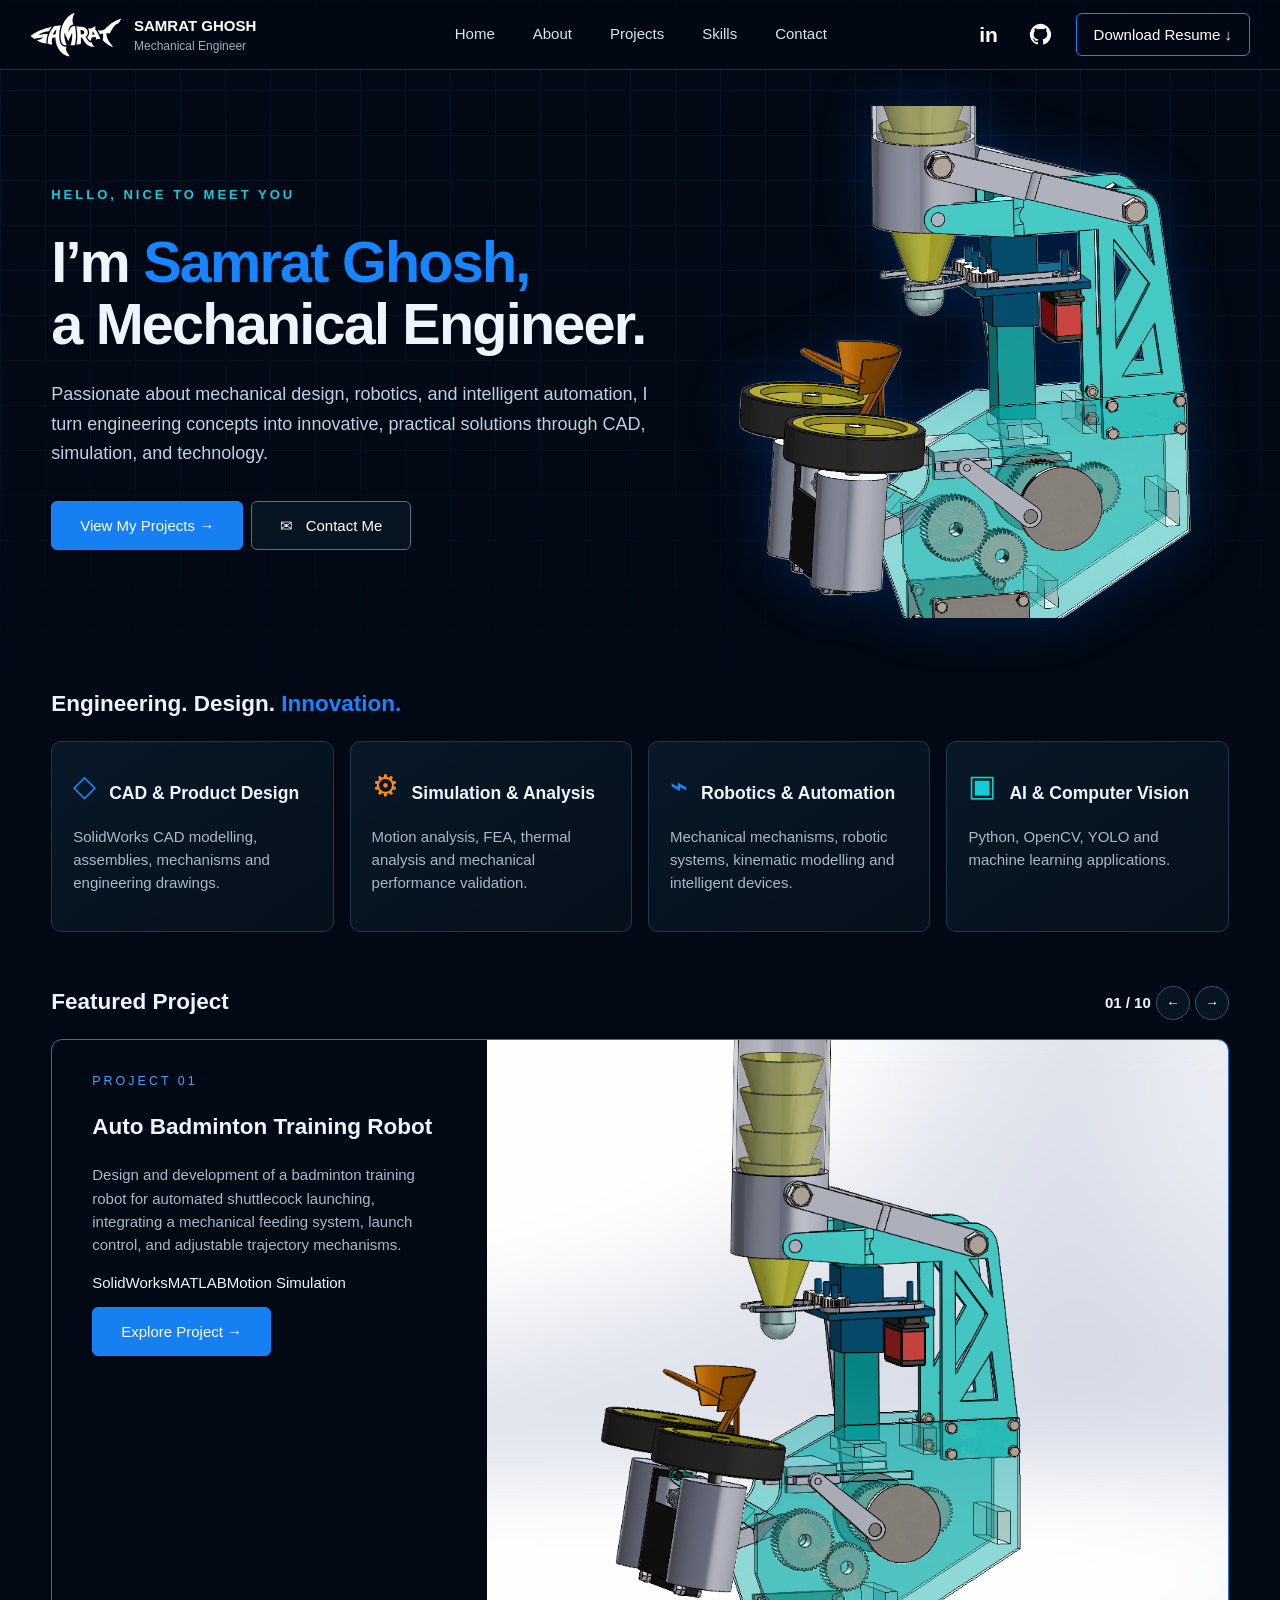
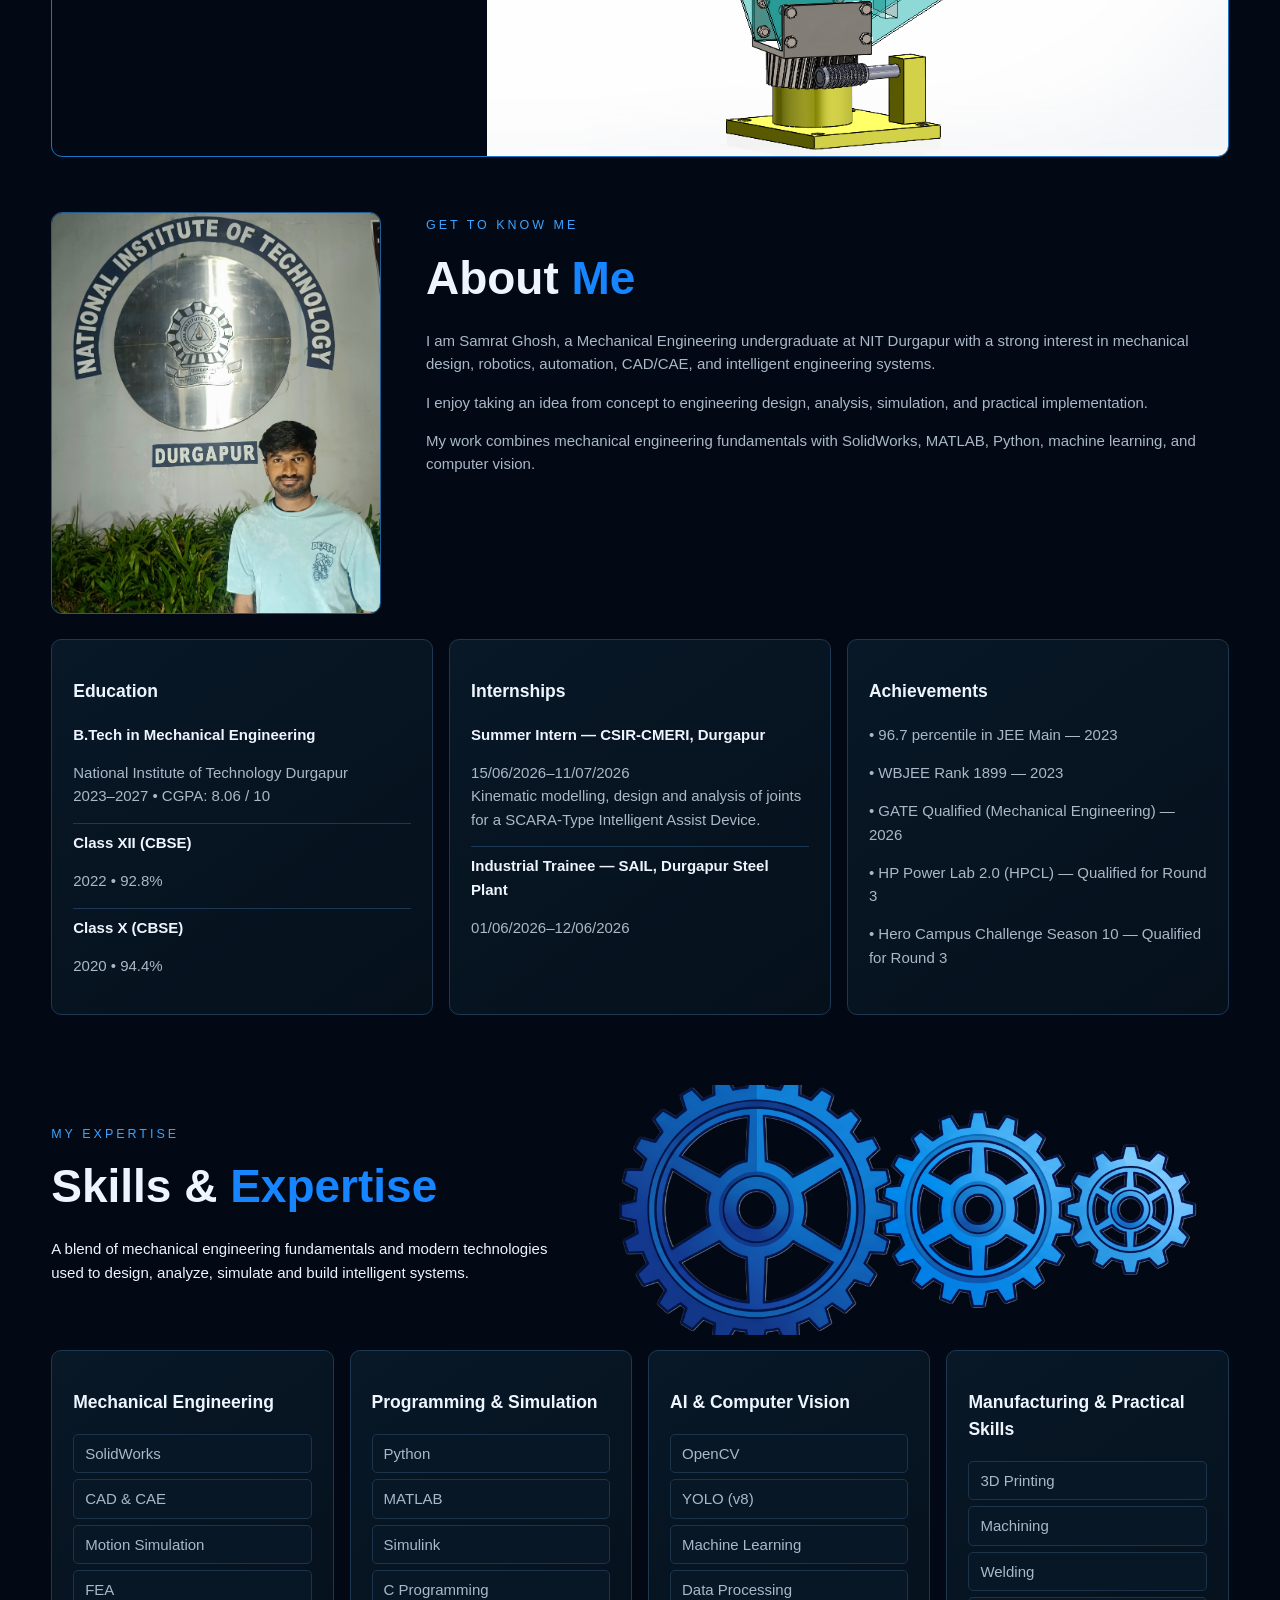
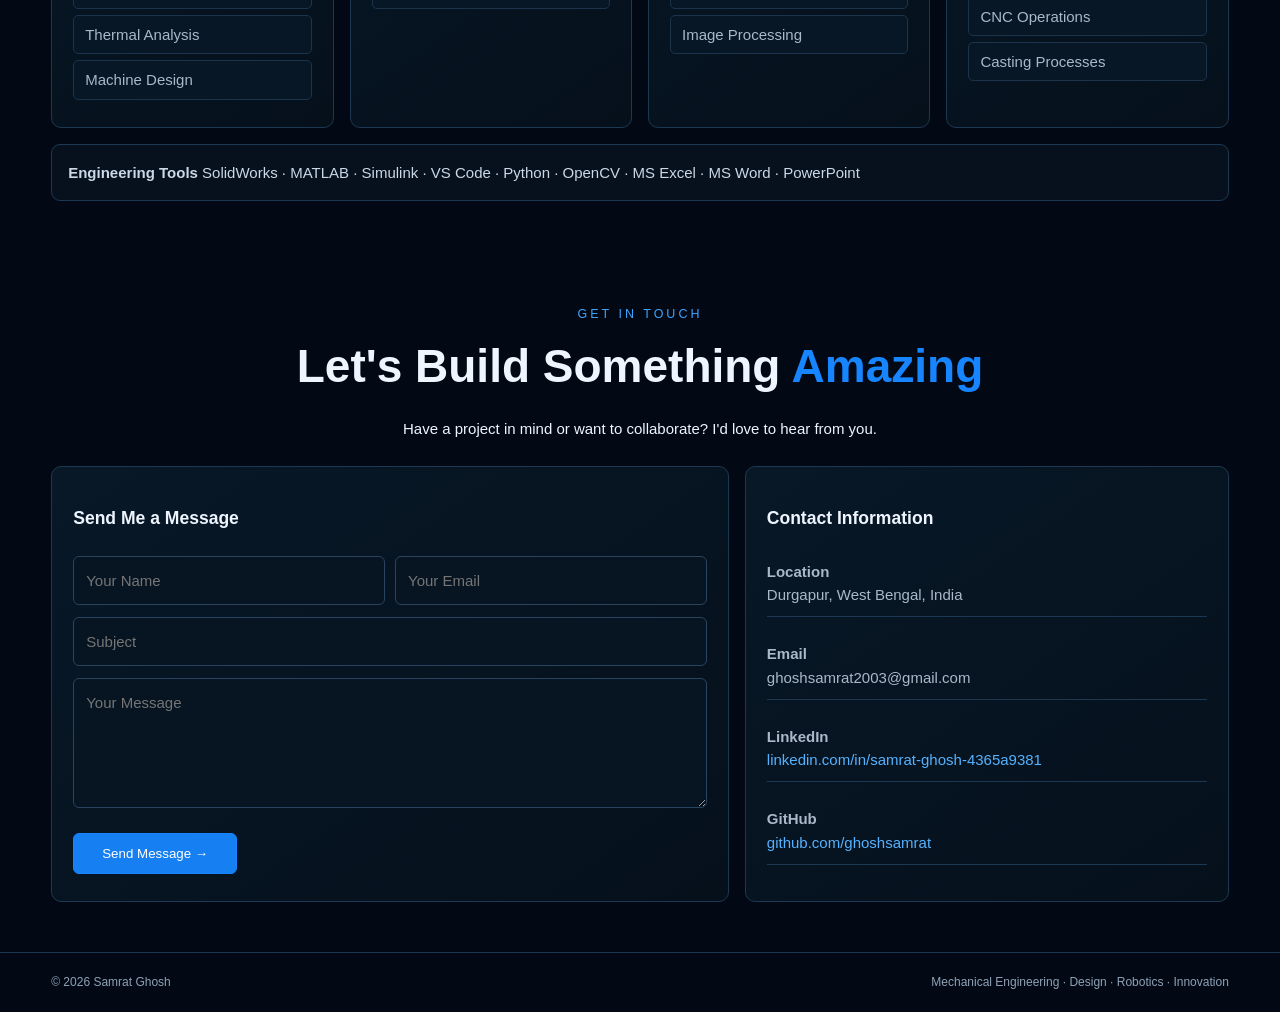
<file: index.html>
<!doctype html><html><head><meta charset="utf-8"><meta name="viewport" content="width=device-width,initial-scale=1"><title>Samrat Ghosh | Mechanical Engineer</title><link rel="stylesheet" href="style.css"></head><body>
<header><a class="brand" href="#home"><img class="site-logo" src="assets/samrat-logo.svg" alt="Samrat logo"><span>SAMRAT GHOSH<small>Mechanical Engineer</small></span></a><button class="menu">☰</button><nav><a href="#home">Home</a><a href="#about">About</a><a href="projects.html">Projects</a><a href="#skills">Skills</a><a href="#contact">Contact</a></nav><div class="social"><a class="social-link linkedin" href="https://www.linkedin.com/in/samrat-ghosh-4365a9381" target="_blank" rel="noopener noreferrer" aria-label="LinkedIn profile" title="LinkedIn">in</a><a class="social-link github" href="https://github.com/ghoshsamrat" target="_blank" rel="noopener noreferrer" aria-label="GitHub profile" title="GitHub"><svg viewBox="0 0 24 24" aria-hidden="true"><path fill="currentColor" d="M12 .9a11.1 11.1 0 0 0-3.51 21.63c.55.1.76-.24.76-.54v-2.1c-3.1.68-3.76-1.32-3.76-1.32-.5-1.28-1.23-1.62-1.23-1.62-1.01-.69.08-.68.08-.68 1.12.08 1.71 1.15 1.71 1.15.99 1.7 2.6 1.21 3.23.93.1-.72.39-1.21.7-1.49-2.47-.28-5.07-1.24-5.07-5.51 0-1.22.44-2.22 1.15-3-.12-.28-.5-1.42.11-2.96 0 0 .94-.3 3.05 1.15a10.6 10.6 0 0 1 5.55 0c2.11-1.45 3.05-1.15 3.05-1.15.61 1.54.23 2.68.11 2.96.72.78 1.15 1.78 1.15 3 0 4.28-2.61 5.23-5.1 5.5.4.35.75 1.02.75 2.06v3.08c0 .3.2.65.77.54A11.1 11.1 0 0 0 12 .9Z"/></svg></a><a class="resume" href="assets/resume.pdf" target="_blank" rel="noopener noreferrer">Download Resume ↓</a></div></header>
<main>
<section class="hero wrap" id="home"><div class="hero-copy"><small class="hero-eyebrow">HELLO, NICE TO MEET YOU</small><h1>I’m <em>Samrat Ghosh,</em><br>a Mechanical Engineer.</h1><p>Passionate about mechanical design, robotics, and intelligent automation, I turn engineering concepts into innovative, practical solutions through CAD, simulation, and technology.</p><a class="btn" href="projects.html">View My Projects →</a><a class="btn ghost" href="#contact">✉ &nbsp; Contact Me</a></div><img class="hero-machine" src="assets/shuttlecock-launcher.png" alt="CAD model of my shuttlecock launching machine"></section>
<section class="wrap"><h2 class="title">Engineering. Design. <em>Innovation.</em></h2><div class="cards four"><article><i>◇</i><h3>CAD & Product Design</h3><p>SolidWorks CAD modelling, assemblies, mechanisms and engineering drawings.</p></article><article><i class="orange">⚙</i><h3>Simulation & Analysis</h3><p>Motion analysis, FEA, thermal analysis and mechanical performance validation.</p></article><article><i>⌁</i><h3>Robotics & Automation</h3><p>Mechanical mechanisms, robotic systems, kinematic modelling and intelligent devices.</p></article><article><i class="cyan">▣</i><h3>AI & Computer Vision</h3><p>Python, OpenCV, YOLO and machine learning applications.</p></article></div></section>
<section class="wrap featured"><div class="sectionbar"><h2>Featured Project</h2><span><b id="fc">01 / 05</b><button id="prev">←</button><button id="next">→</button></span></div><div class="feature"><div class="featuretext"><small id="fn">PROJECT 01</small><h2 id="ft">Auto Badminton Training Robot</h2><p id="fd"></p><div id="tags"></div><a id="fl" class="btn" href="project.html?id=badminton">Explore Project →</a></div><img id="fi" src="assets/projects/1.jpg"></div></section>
<section class="wrap about" id="about"><img src="assets/profile.jpg"><div><small>GET TO KNOW ME</small><h2>About <em>Me</em></h2><p>I am Samrat Ghosh, a Mechanical Engineering undergraduate at NIT Durgapur with a strong interest in mechanical design, robotics, automation, CAD/CAE, and intelligent engineering systems.</p><p>I enjoy taking an idea from concept to engineering design, analysis, simulation, and practical implementation.</p><p>My work combines mechanical engineering fundamentals with SolidWorks, MATLAB, Python, machine learning, and computer vision.</p></div></section>
<section class="wrap cards three"><article><h3>Education</h3><b>B.Tech in Mechanical Engineering</b><p>National Institute of Technology Durgapur<br>2023–2027 • CGPA: 8.06 / 10</p><hr><b>Class XII (CBSE)</b><p>2022 • 92.8%</p><hr><b>Class X (CBSE)</b><p>2020 • 94.4%</p></article><article><h3>Internships</h3><b>Summer Intern — CSIR-CMERI, Durgapur</b><p>15/06/2026–11/07/2026<br>Kinematic modelling, design and analysis of joints for a SCARA-Type Intelligent Assist Device.</p><hr><b>Industrial Trainee — SAIL, Durgapur Steel Plant</b><p>01/06/2026–12/06/2026</p></article><article><h3>Achievements</h3><p>• 96.7 percentile in JEE Main — 2023</p><p>• WBJEE Rank 1899 — 2023</p><p>• GATE Qualified (Mechanical Engineering) — 2026</p><p>• HP Power Lab 2.0 (HPCL) — Qualified for Round 3</p><p>• Hero Campus Challenge Season 10 — Qualified for Round 3</p></article></section>
<section class="wrap skills" id="skills"><div class="skillhead"><div><small>MY EXPERTISE</small><h2>Skills & <em>Expertise</em></h2><p>A blend of mechanical engineering fundamentals and modern technologies used to design, analyze, simulate and build intelligent systems.</p></div><img src="assets/skills.png"></div><div class="cards four"><article><h3>Mechanical Engineering</h3><p>SolidWorks</p><p>CAD & CAE</p><p>Motion Simulation</p><p>FEA</p><p>Thermal Analysis</p><p>Machine Design</p></article><article><h3>Programming & Simulation</h3><p>Python</p><p>MATLAB</p><p>Simulink</p><p>C Programming</p></article><article><h3>AI & Computer Vision</h3><p>OpenCV</p><p>YOLO (v8)</p><p>Machine Learning</p><p>Data Processing</p><p>Image Processing</p></article><article><h3>Manufacturing & Practical Skills</h3><p>3D Printing</p><p>Machining</p><p>Welding</p><p>CNC Operations</p><p>Casting Processes</p></article></div><div class="tools"><b>Engineering Tools</b> SolidWorks · MATLAB · Simulink · VS Code · Python · OpenCV · MS Excel · MS Word · PowerPoint</div></section>
<section class="wrap contact" id="contact"><div class="center"><small>GET IN TOUCH</small><h2>Let's Build Something <em>Amazing</em></h2><p>Have a project in mind or want to collaborate? I'd love to hear from you.</p></div><div class="contactgrid"><form id="form"><h3>Send Me a Message</h3><div class="two"><input required name="name" autocomplete="name" placeholder="Your Name"><input required name="email" type="email" autocomplete="email" placeholder="Your Email"></div><input required name="subject" placeholder="Subject"><textarea required name="message" placeholder="Your Message"></textarea><button class="btn" type="submit">Send Message →</button><small id="status" role="status" aria-live="polite"></small></form><aside><h3>Contact Information</h3><p><b>Location</b><br>Durgapur, West Bengal, India</p><p><b>Email</b><br>ghoshsamrat2003@gmail.com</p><p><b>LinkedIn</b><br><a href="https://www.linkedin.com/in/samrat-ghosh-4365a9381" target="_blank" rel="noopener noreferrer">linkedin.com/in/samrat-ghosh-4365a9381</a></p><p><b>GitHub</b><br><a href="https://github.com/ghoshsamrat" target="_blank" rel="noopener noreferrer">github.com/ghoshsamrat</a></p></aside></div></section>
</main><footer>© 2026 Samrat Ghosh <span>Mechanical Engineering · Design · Robotics · Innovation</span></footer><script src="script.js"></script></body></html>
</file>
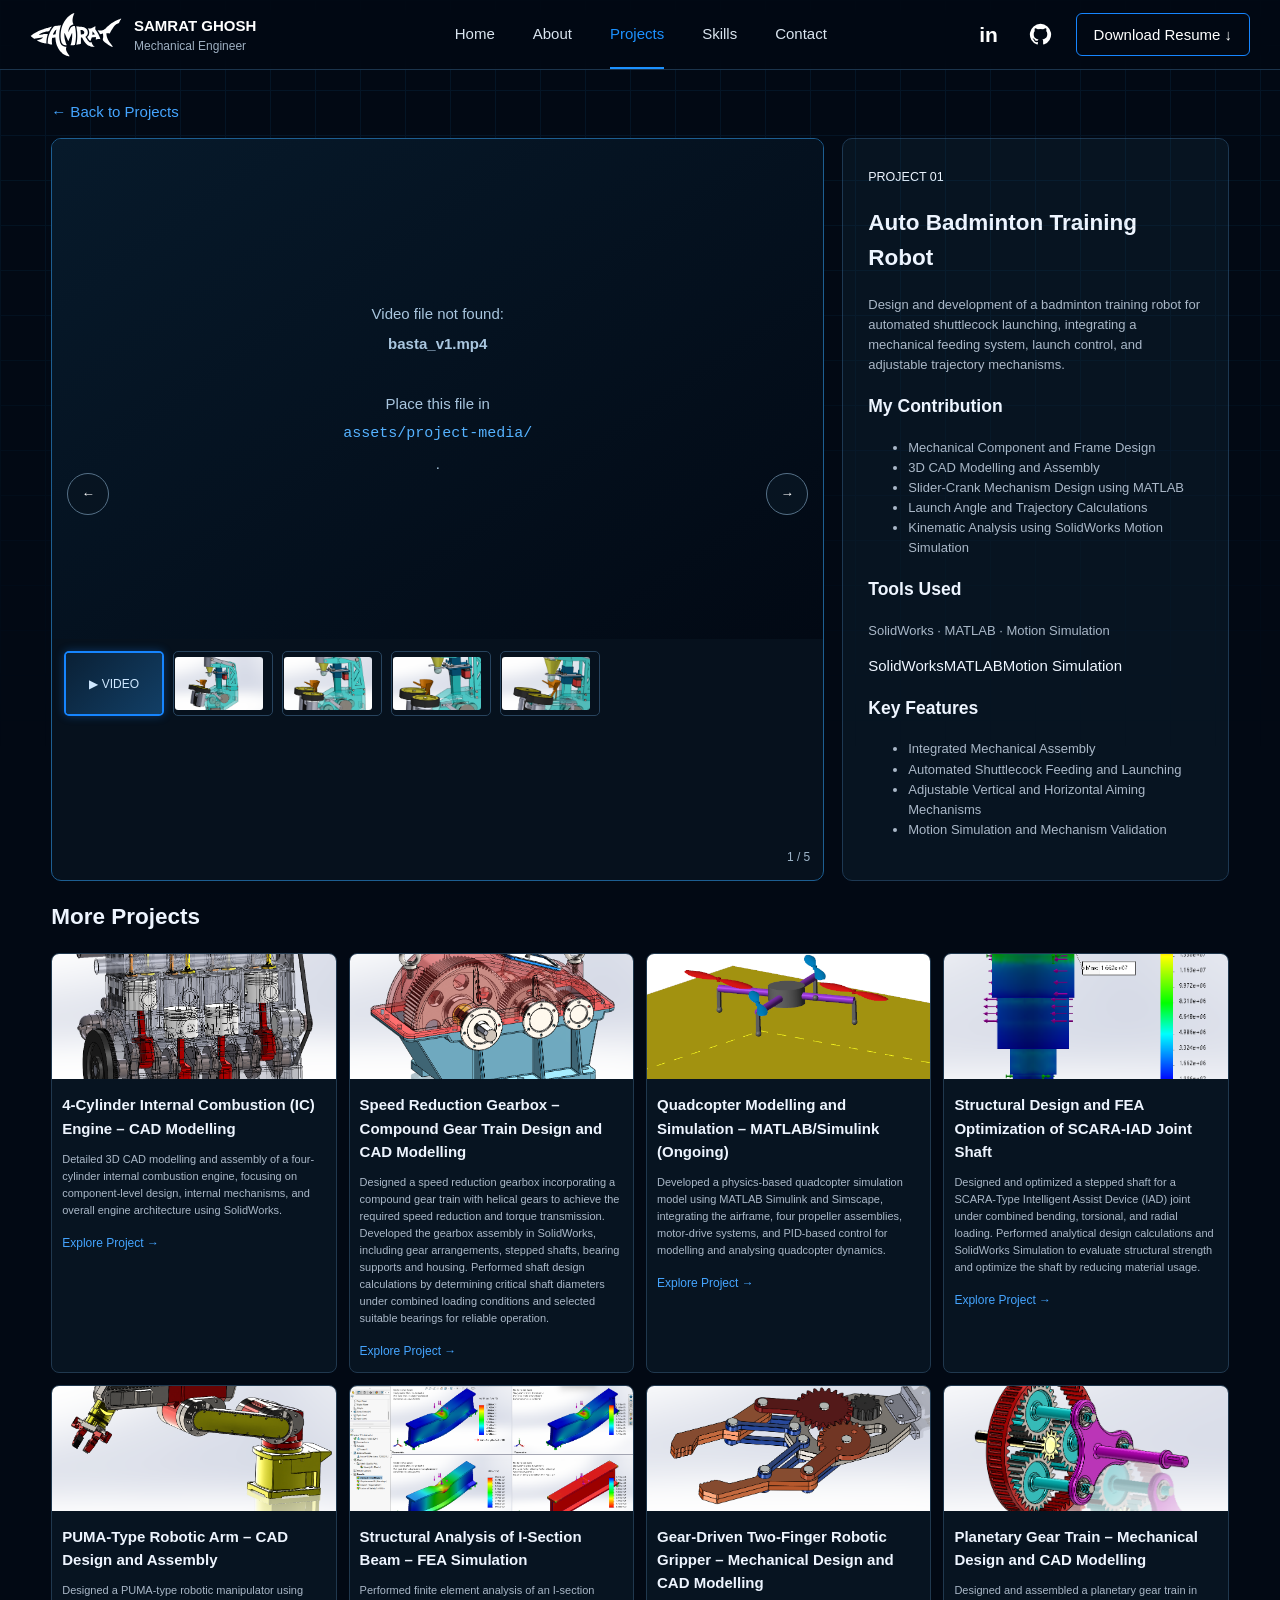
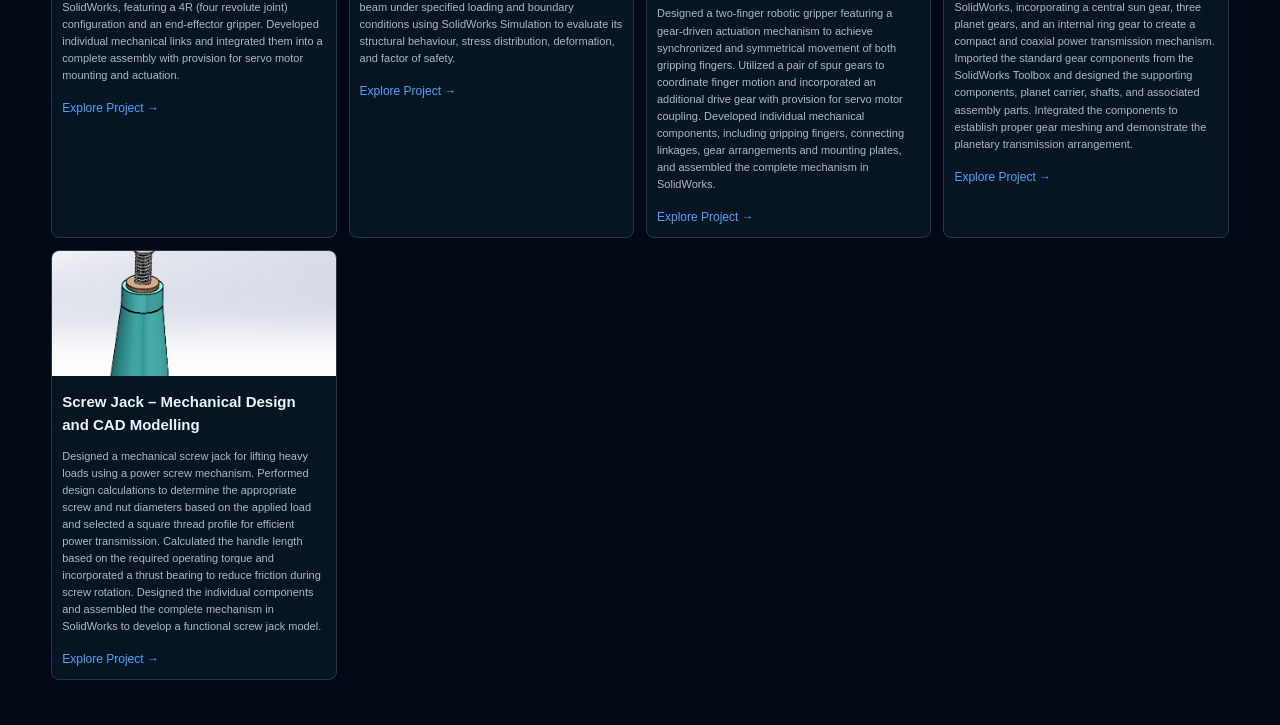
<file: project.html>
<!doctype html><html><head><meta charset="utf-8"><meta name="viewport" content="width=device-width,initial-scale=1"><title>Project | Samrat Ghosh</title><link rel="stylesheet" href="style.css"></head><body>
<header><a class="brand" href="index.html"><img class="site-logo" src="assets/samrat-logo.svg" alt="Samrat logo"><span>SAMRAT GHOSH<small>Mechanical Engineer</small></span></a><button class="menu">☰</button><nav><a href="index.html">Home</a><a href="index.html#about">About</a><a class="active" href="projects.html">Projects</a><a href="index.html#skills">Skills</a><a href="index.html#contact">Contact</a></nav><div class="social"><a class="social-link linkedin" href="https://www.linkedin.com/in/samrat-ghosh-4365a9381" target="_blank" rel="noopener noreferrer" aria-label="LinkedIn profile" title="LinkedIn">in</a><a class="social-link github" href="https://github.com/ghoshsamrat" target="_blank" rel="noopener noreferrer" aria-label="GitHub profile" title="GitHub"><svg viewBox="0 0 24 24" aria-hidden="true"><path fill="currentColor" d="M12 .9a11.1 11.1 0 0 0-3.51 21.63c.55.1.76-.24.76-.54v-2.1c-3.1.68-3.76-1.32-3.76-1.32-.5-1.28-1.23-1.62-1.23-1.62-1.01-.69.08-.68.08-.68 1.12.08 1.71 1.15 1.71 1.15.99 1.7 2.6 1.21 3.23.93.1-.72.39-1.21.7-1.49-2.47-.28-5.07-1.24-5.07-5.51 0-1.22.44-2.22 1.15-3-.12-.28-.5-1.42.11-2.96 0 0 .94-.3 3.05 1.15a10.6 10.6 0 0 1 5.55 0c2.11-1.45 3.05-1.15 3.05-1.15.61 1.54.23 2.68.11 2.96.72.78 1.15 1.78 1.15 3 0 4.28-2.61 5.23-5.1 5.5.4.35.75 1.02.75 2.06v3.08c0 .3.2.65.77.54A11.1 11.1 0 0 0 12 .9Z"/></svg></a><a class="resume" href="assets/resume.pdf" target="_blank" rel="noopener noreferrer">Download Resume ↓</a></div></header>
<main class="wrap detail"><a class="back" href="projects.html">← Back to Projects</a><div class="detailgrid"><div class="viewer"><button id="mp">←</button><img id="mainmedia"><button id="mn">→</button><div id="thumbs"></div></div><aside class="detailinfo"><small id="dn"></small><h1 id="dt"></h1><p id="dd"></p><h3>My Contribution</h3><ul id="dc"></ul><h3>Tools Used</h3><p id="dtools"></p><div id="dtag"></div><h3>Key Features</h3><ul id="df"></ul></aside></div><h2>More Projects</h2><div class="suggest" id="suggest"></div></main><script src="script.js"></script></body></html>
</file>
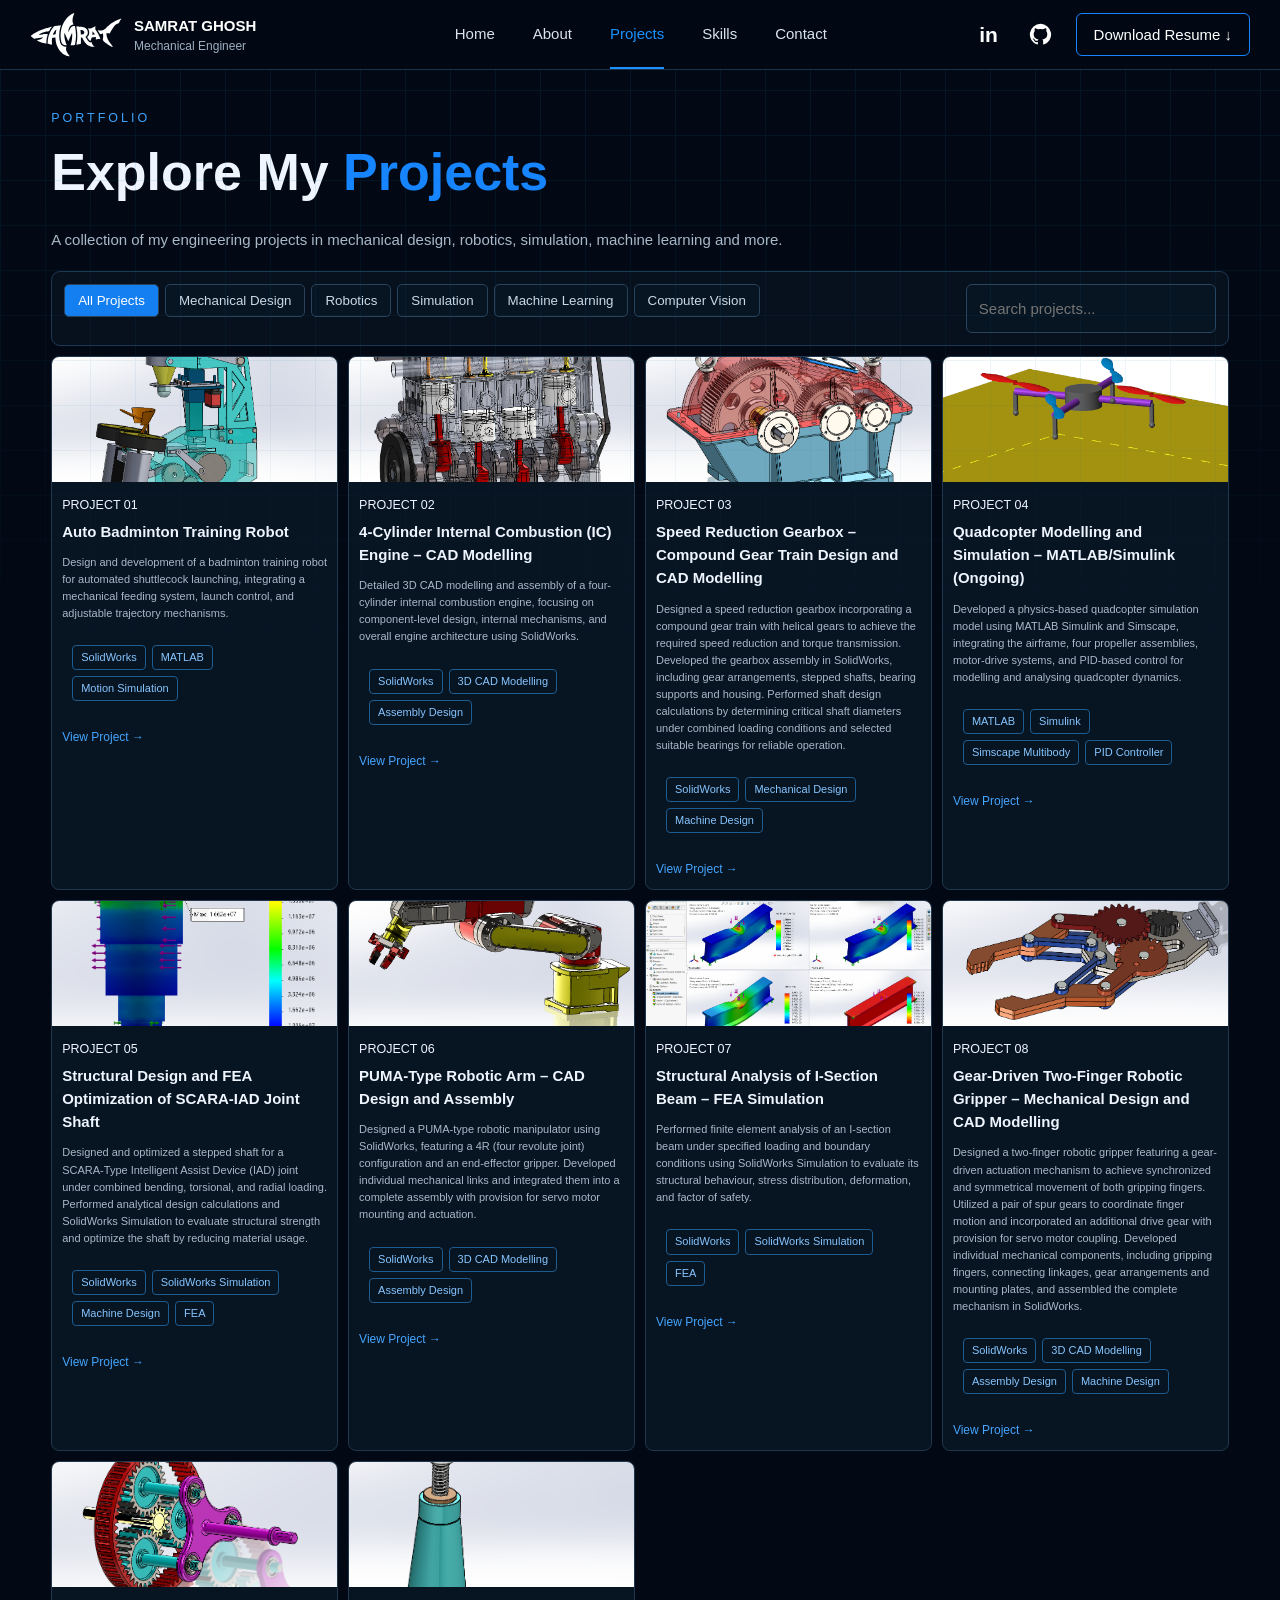
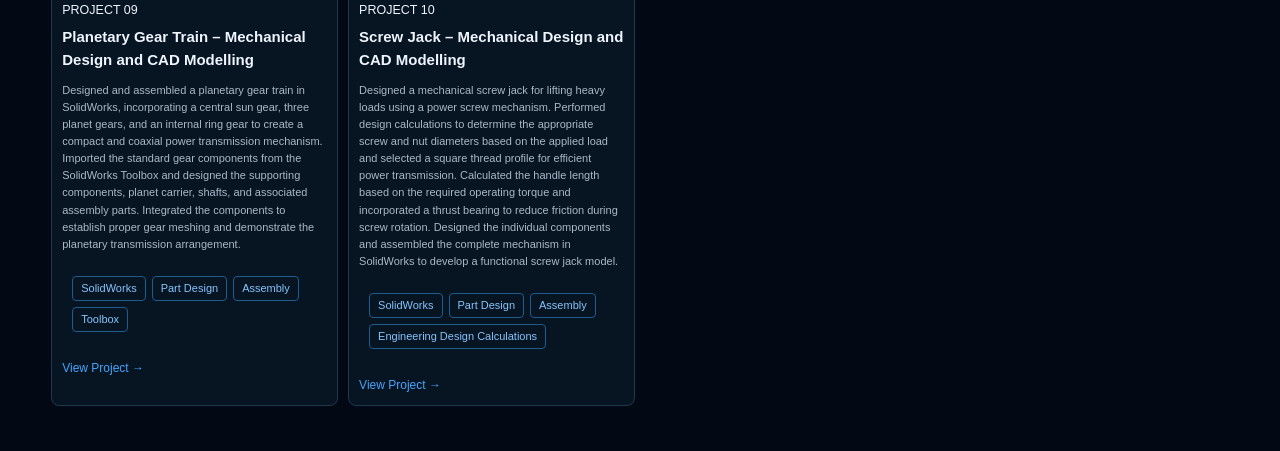
<file: projects.html>
<!doctype html><html><head><meta charset="utf-8"><meta name="viewport" content="width=device-width,initial-scale=1"><title>Projects | Samrat Ghosh</title><link rel="stylesheet" href="style.css"></head><body>
<header><a class="brand" href="index.html"><img class="site-logo" src="assets/samrat-logo.svg" alt="Samrat logo"><span>SAMRAT GHOSH<small>Mechanical Engineer</small></span></a><button class="menu">☰</button><nav><a href="index.html">Home</a><a href="index.html#about">About</a><a class="active" href="projects.html">Projects</a><a href="index.html#skills">Skills</a><a href="index.html#contact">Contact</a></nav><div class="social"><a class="social-link linkedin" href="https://www.linkedin.com/in/samrat-ghosh-4365a9381" target="_blank" rel="noopener noreferrer" aria-label="LinkedIn profile" title="LinkedIn">in</a><a class="social-link github" href="https://github.com/ghoshsamrat" target="_blank" rel="noopener noreferrer" aria-label="GitHub profile" title="GitHub"><svg viewBox="0 0 24 24" aria-hidden="true"><path fill="currentColor" d="M12 .9a11.1 11.1 0 0 0-3.51 21.63c.55.1.76-.24.76-.54v-2.1c-3.1.68-3.76-1.32-3.76-1.32-.5-1.28-1.23-1.62-1.23-1.62-1.01-.69.08-.68.08-.68 1.12.08 1.71 1.15 1.71 1.15.99 1.7 2.6 1.21 3.23.93.1-.72.39-1.21.7-1.49-2.47-.28-5.07-1.24-5.07-5.51 0-1.22.44-2.22 1.15-3-.12-.28-.5-1.42.11-2.96 0 0 .94-.3 3.05 1.15a10.6 10.6 0 0 1 5.55 0c2.11-1.45 3.05-1.15 3.05-1.15.61 1.54.23 2.68.11 2.96.72.78 1.15 1.78 1.15 3 0 4.28-2.61 5.23-5.1 5.5.4.35.75 1.02.75 2.06v3.08c0 .3.2.65.77.54A11.1 11.1 0 0 0 12 .9Z"/></svg></a><a class="resume" href="assets/resume.pdf" target="_blank" rel="noopener noreferrer">Download Resume ↓</a></div></header>
<main class="wrap projectpage"><small>PORTFOLIO</small><h1>Explore My <em>Projects</em></h1><p>A collection of my engineering projects in mechanical design, robotics, simulation, machine learning and more.</p><div class="toolbar"><div id="filters"><button class="sel" data-f="all">All Projects</button><button data-f="mechanical">Mechanical Design</button><button data-f="robotics">Robotics</button><button data-f="simulation">Simulation</button><button data-f="ml">Machine Learning</button><button data-f="vision">Computer Vision</button></div><input id="search" placeholder="Search projects..."></div><div class="projectgrid" id="grid"></div></main><script src="script.js"></script></body></html>
</file>
<file: style.css>
*{box-sizing:border-box}html{scroll-behavior:smooth}body{margin:0;background:#020914;color:#eef5ff;font:15px/1.55 Arial,sans-serif}body:before{content:"";position:fixed;inset:0;pointer-events:none;opacity:.14;background-image:linear-gradient(#1972a9 1px,transparent 1px),linear-gradient(90deg,#1972a9 1px,transparent 1px);background-size:45px 45px;mask-image:linear-gradient(#000,transparent 85%)}a{text-decoration:none}.wrap{width:min(1400px,92%);margin:auto}header{height:70px;position:sticky;top:0;z-index:5;display:flex;align-items:center;padding:0 30px;background:rgba(2,9,20,.92);backdrop-filter:blur(15px);border-bottom:1px solid #1b344c}.brand{display:flex;gap:12px;align-items:center;min-width:280px;color:white}.brand .site-logo{width:92px;height:58px;object-fit:contain;display:block;transition:transform .25s ease;flex-shrink:0}.brand:hover .site-logo{transform:scale(1.06)}.brand span{font-weight:bold}.brand small{display:block;color:#9eafc1;font-weight:normal;font-size:12px}nav{display:flex;justify-content:center;gap:38px;flex:1;height:100%}nav a{color:#d9e4ef;display:flex;align-items:center;border-bottom:2px solid transparent}nav a:hover,nav a.active{color:#1c91ff;border-color:#1c91ff}.social{display:flex;gap:18px;align-items:center}.social a{color:white}.social-link{width:34px;height:34px;display:inline-flex;align-items:center;justify-content:center;font-weight:800;font-size:21px;line-height:1;border-radius:7px;transition:color .22s ease,background .22s ease,transform .22s ease,box-shadow .22s ease}.social-link svg{width:23px;height:23px;display:block}.social-link:hover{color:#28a5ff;background:#0b2033;transform:translateY(-2px) scale(1.1);box-shadow:0 0 15px #1685ff35}.resume{border:1px solid #1685ff;padding:9px 17px;border-radius:6px}.menu{display:none}.hero{display:grid;grid-template-columns:53% 47%;min-height:560px;align-items:center;position:relative;overflow:visible}.hero-copy{position:relative;z-index:1;padding:38px 0}.hero-eyebrow{display:inline-block;color:#18c8df;font-size:13px;font-weight:bold;letter-spacing:3px;margin-bottom:26px}.hero h1{font-size:clamp(42px,4.5vw,68px);line-height:1.08;letter-spacing:-1.8px;margin:0 0 25px;font-weight:750}.hero em,.title em,.about em,.skills em,.contact em,.projectpage em{font-style:normal;color:#1685ff}.hero p{color:#c0d0e2;max-width:660px;font-size:18px;line-height:1.65;margin:24px 0 20px}.hero-machine{width:100%;height:600px;object-fit:contain;object-position:center;display:block;filter:drop-shadow(0 0 26px rgba(0,104,255,.22));margin-top:-8px}.btn{display:inline-block;background:#167ff1;color:white;border:1px solid #1685ff;padding:12px 28px;border-radius:6px;margin:12px 8px 0 0}.ghost{background:#071421;border-color:#557087}.title{margin-top:25px}.cards{display:grid;gap:16px}.four{grid-template-columns:repeat(4,1fr)}.three{grid-template-columns:repeat(3,1fr);margin-top:25px}.cards article,.contact form,.contact aside{padding:21px;border:1px solid #1d3852;border-radius:10px;background:linear-gradient(145deg,#081827,#05101b)}.cards i{font-size:30px;color:#168cff;font-style:normal;float:left;margin-right:13px}.orange{color:#ff8b12!important}.cyan{color:#13cdd0!important}.cards p{color:#aab8c8}.featured{padding-top:35px}.sectionbar{display:flex;justify-content:space-between;align-items:center}.sectionbar button{border:1px solid #38536d;background:#071421;color:white;border-radius:50%;width:34px;height:34px;margin-left:5px}.feature{display:grid;grid-template-columns:37% 63%;min-height:285px;border:1px solid #1976c4;border-radius:11px;overflow:hidden}.featuretext{padding:28px 40px}.featuretext small,.contact>div>small,.projectpage>small,.skills small,.about small{color:#3ca4ff;letter-spacing:3px}.featuretext p{color:#aab8c8}.feature img{width:100%;height:100%;object-fit:cover}.tags{display:flex;flex-wrap:wrap;gap:6px;margin:13px 0}.tags span{font-size:11px;color:#86c5ff;border:1px solid #1d5c90;border-radius:4px;padding:3px 8px}.about{display:grid;grid-template-columns:28% 1fr;gap:45px;padding-top:55px}.about>img{width:100%;height:auto;aspect-ratio:1682/2047;object-fit:cover;display:block;border:1px solid #1e5e94;border-radius:11px}.about h2,.skills h2,.contact h2{font-size:46px;margin:7px 0}.about p,.skills-head p,.contact-head p{color:#aab8c8}.three{margin-bottom:20px}.three hr{border:0;border-top:1px solid #1d3852}.skills{padding:50px 0}.skillhead{display:grid;grid-template-columns:45% 55%;align-items:center}.skillhead img{width:100%;height:250px;object-fit:cover;border-radius:10px}.skillhead+ .cards{margin-top:15px}.skillhead~.cards p{margin:6px 0;padding:7px 11px;border:1px solid #1b344c;border-radius:5px;background:#071726}.tools{margin-top:16px;padding:16px;border:1px solid #1d3852;border-radius:9px;background:#06111d;color:#cbd8e6}.contact{padding:50px 0}.center{text-align:center;max-width:720px;margin:auto}.contactgrid{display:grid;grid-template-columns:1.4fr 1fr;gap:16px;margin-top:25px}.contact input,.contact textarea,.toolbar input{width:100%;background:#071522;color:white;border:1px solid #28445e;padding:12px;border-radius:6px;margin:6px 0;font:inherit}.contact textarea{height:130px}.two{display:grid;grid-template-columns:1fr 1fr;gap:10px}.contact aside p{color:#aab8c8;border-bottom:1px solid #1d3852;padding:10px 0}footer{padding:20px 4%;border-top:1px solid #1d3852;color:#8fa2b7;display:flex;justify-content:space-between;font-size:12px}
.projectpage{padding-top:35px}.projectpage h1{font-size:52px;margin:4px 0}.projectpage>p{color:#aab8c8}.toolbar{display:flex;justify-content:space-between;gap:12px;padding:9px;border:1px solid #1d3852;border-radius:9px;background:#06111d;margin:20px 0 10px}.toolbar button{background:#071522;color:#cbd8e6;border:1px solid #29435d;padding:8px 13px;border-radius:5px;margin:3px;cursor:pointer}.toolbar button.sel{background:#147ff0;color:white}.toolbar input{max-width:250px;margin:3px}.projectgrid{display:grid;grid-template-columns:repeat(6,1fr);gap:10px;padding-bottom:45px}.project-card{border:1px solid #20384e;border-radius:8px;overflow:hidden;background:#071421}.project-card:hover{border-color:#1685ff;transform:translateY(-3px)}.project-card img{width:100%;height:125px;object-fit:cover;display:block}.project-card div{padding:10px}.project-card h3{font-size:15px;margin:4px 0}.project-card p{font-size:11px;color:#aab8c8;min-height:50px}.project-card a{font-size:12px;color:#45a5ff}.detail{padding-top:30px}.back{color:#45a5ff}.detailgrid{display:grid;grid-template-columns:1.6fr .8fr;gap:18px;margin-top:15px}.viewer{position:relative;border:1px solid #1d5e91;border-radius:10px;overflow:hidden;background:#06111d}.viewer>img{width:100%;height:500px;object-fit:cover}.viewer>button{position:absolute;top:45%;width:42px;height:42px;border-radius:50%;border:1px solid #557087;background:#071421;color:white}.viewer>button:first-child{left:15px}.viewer>button:nth-of-type(2){right:15px}.viewer #thumbs{display:flex;gap:8px;padding:10px;overflow:auto}.viewer #thumbs img{width:90px;height:55px;object-fit:cover}.detailinfo{padding:25px;border:1px solid #1d3852;border-radius:10px;background:#071421}.detailinfo p,.detailinfo li{color:#aab8c8;font-size:13px}.suggest{display:grid;grid-template-columns:repeat(4,1fr);gap:12px;margin-bottom:45px}
@media(max-width:1050px){.four{grid-template-columns:repeat(2,1fr)}.projectgrid{grid-template-columns:repeat(3,1fr)}.detailgrid{grid-template-columns:1fr}.suggest{grid-template-columns:repeat(2,1fr)}}@media(max-width:700px){header{padding:0 15px}.brand{min-width:0;gap:8px}.brand .site-logo{width:76px;height:48px}.brand span{font-size:13px}.brand small{font-size:11px}.social{display:none}.menu{display:block;margin-left:auto;background:none;color:white;border:0}.navopen nav{display:flex}nav{display:none;position:absolute;top:70px;left:0;right:0;height:auto;flex-direction:column;padding:12px 20px;background:#06111d}.hero{grid-template-columns:1fr;min-height:0;padding-top:25px}.hero h1{font-size:clamp(38px,9vw,52px);letter-spacing:-1px}.hero-eyebrow{margin-bottom:18px}.hero-machine{height:360px;margin:0 auto}.hero p{font-size:16px}.four,.three,.contactgrid{grid-template-columns:1fr}.feature{grid-template-columns:1fr}.feature img{order:-1;height:230px}.about,.skillhead{grid-template-columns:1fr}.about>img{height:auto;aspect-ratio:1682/2047}.projectgrid{grid-template-columns:repeat(2,1fr)}.toolbar{display:block}.toolbar input{max-width:none}.suggest{grid-template-columns:1fr}.viewer>img{height:320px}footer{display:block}.two{grid-template-columns:1fr}}
/* Project 01 media viewer: manually navigated image/video gallery */
.viewer{padding-bottom:42px}
.viewer .media-stage{width:100%;height:500px;display:flex;align-items:center;justify-content:center;background:#f3f5f8}
.viewer .media-stage img,.viewer .media-stage video{display:block;width:100%;height:100%;object-fit:contain}
.viewer #thumbs{display:flex;gap:9px;padding:12px;overflow-x:auto;align-items:center}
.viewer .media-thumb{position:relative;flex:0 0 100px;width:100px;height:65px;padding:0;border:1px solid #28445e;border-radius:5px;overflow:hidden;background:#06111d;cursor:pointer}
.viewer .media-thumb img{display:block;width:100%;height:100%;object-fit:cover}
.viewer .media-thumb.selected{border:2px solid #1685ff;box-shadow:0 0 10px #1685ff55}
.viewer .video-thumb{display:flex;align-items:center;justify-content:center;width:100%;height:100%;font-size:12px;color:#cfe8ff;background:linear-gradient(135deg,#0a2035,#123f66)}
.viewer .media-counter{position:absolute;right:13px;bottom:13px;color:#9eb5ca;font-size:12px}
.viewer #mp,.viewer #mn{z-index:2}
.project-overview{margin-top:0}
@media(max-width:700px){.viewer .media-stage{height:320px}.viewer .media-thumb{flex-basis:82px;width:82px;height:55px}}

/* Subtle, consistent interaction feedback */
a, button, .project-card, .cards article, .toolbar button, .viewer #thumbs img{transition:transform .22s ease, background-color .22s ease, border-color .22s ease, box-shadow .22s ease, color .22s ease;}
.btn, .resume, .sectionbar button, .toolbar button, .viewer>button, .menu{cursor:pointer;}
.btn:hover, .resume:hover{transform:translateY(-2px) scale(1.035);box-shadow:0 7px 22px rgba(0,119,255,.25);filter:brightness(1.08);}
.btn:active, .resume:active, .toolbar button:active, .sectionbar button:active, .viewer>button:active{transform:scale(.97);}
.ghost:hover{background:#10263a;border-color:#1685ff;}
nav a{transition:color .2s ease,border-color .2s ease,transform .2s ease;}
nav a:hover{transform:translateY(-1px);}
.sectionbar button:hover,.viewer>button:hover{background:#147ff0;border-color:#1685ff;transform:scale(1.08);box-shadow:0 0 15px rgba(22,133,255,.22);}
.toolbar button:hover{border-color:#1685ff;color:#fff;transform:translateY(-1px);}
.cards article:hover{border-color:#1685ff;transform:translateY(-3px);box-shadow:0 10px 25px rgba(0,90,180,.12);}
.project-card{transition:transform .22s ease,border-color .22s ease,box-shadow .22s ease;}
.project-card:hover{box-shadow:0 10px 25px rgba(0,90,180,.17);}
.viewer #thumbs img{cursor:pointer;border:1px solid transparent;border-radius:4px;}
.viewer #thumbs img:hover{transform:scale(1.06);border-color:#1685ff;}
.contact input:focus,.contact textarea:focus,.toolbar input:focus{outline:1px solid #1685ff;border-color:#1685ff;box-shadow:0 0 0 3px rgba(22,133,255,.12);}
.contact aside a{color:#55b2ff;overflow-wrap:anywhere;}
@media(prefers-reduced-motion:reduce){*,*::before,*::after{scroll-behavior:auto!important;transition:none!important;}}
/* Four-project portfolio layout and missing-media fallback */
.projectgrid{grid-template-columns:repeat(4,minmax(0,1fr));}
.media-missing{width:100%;height:100%;min-height:260px;display:flex;flex-direction:column;align-items:center;justify-content:center;text-align:center;padding:24px;color:#a9c6df;background:linear-gradient(145deg,#071a2b,#020914);line-height:2}
.media-missing code{color:#55b2ff}
@media(max-width:1050px){.projectgrid{grid-template-columns:repeat(2,minmax(0,1fr));}}
@media(max-width:700px){.projectgrid{grid-template-columns:repeat(2,minmax(0,1fr));}}
</file>
